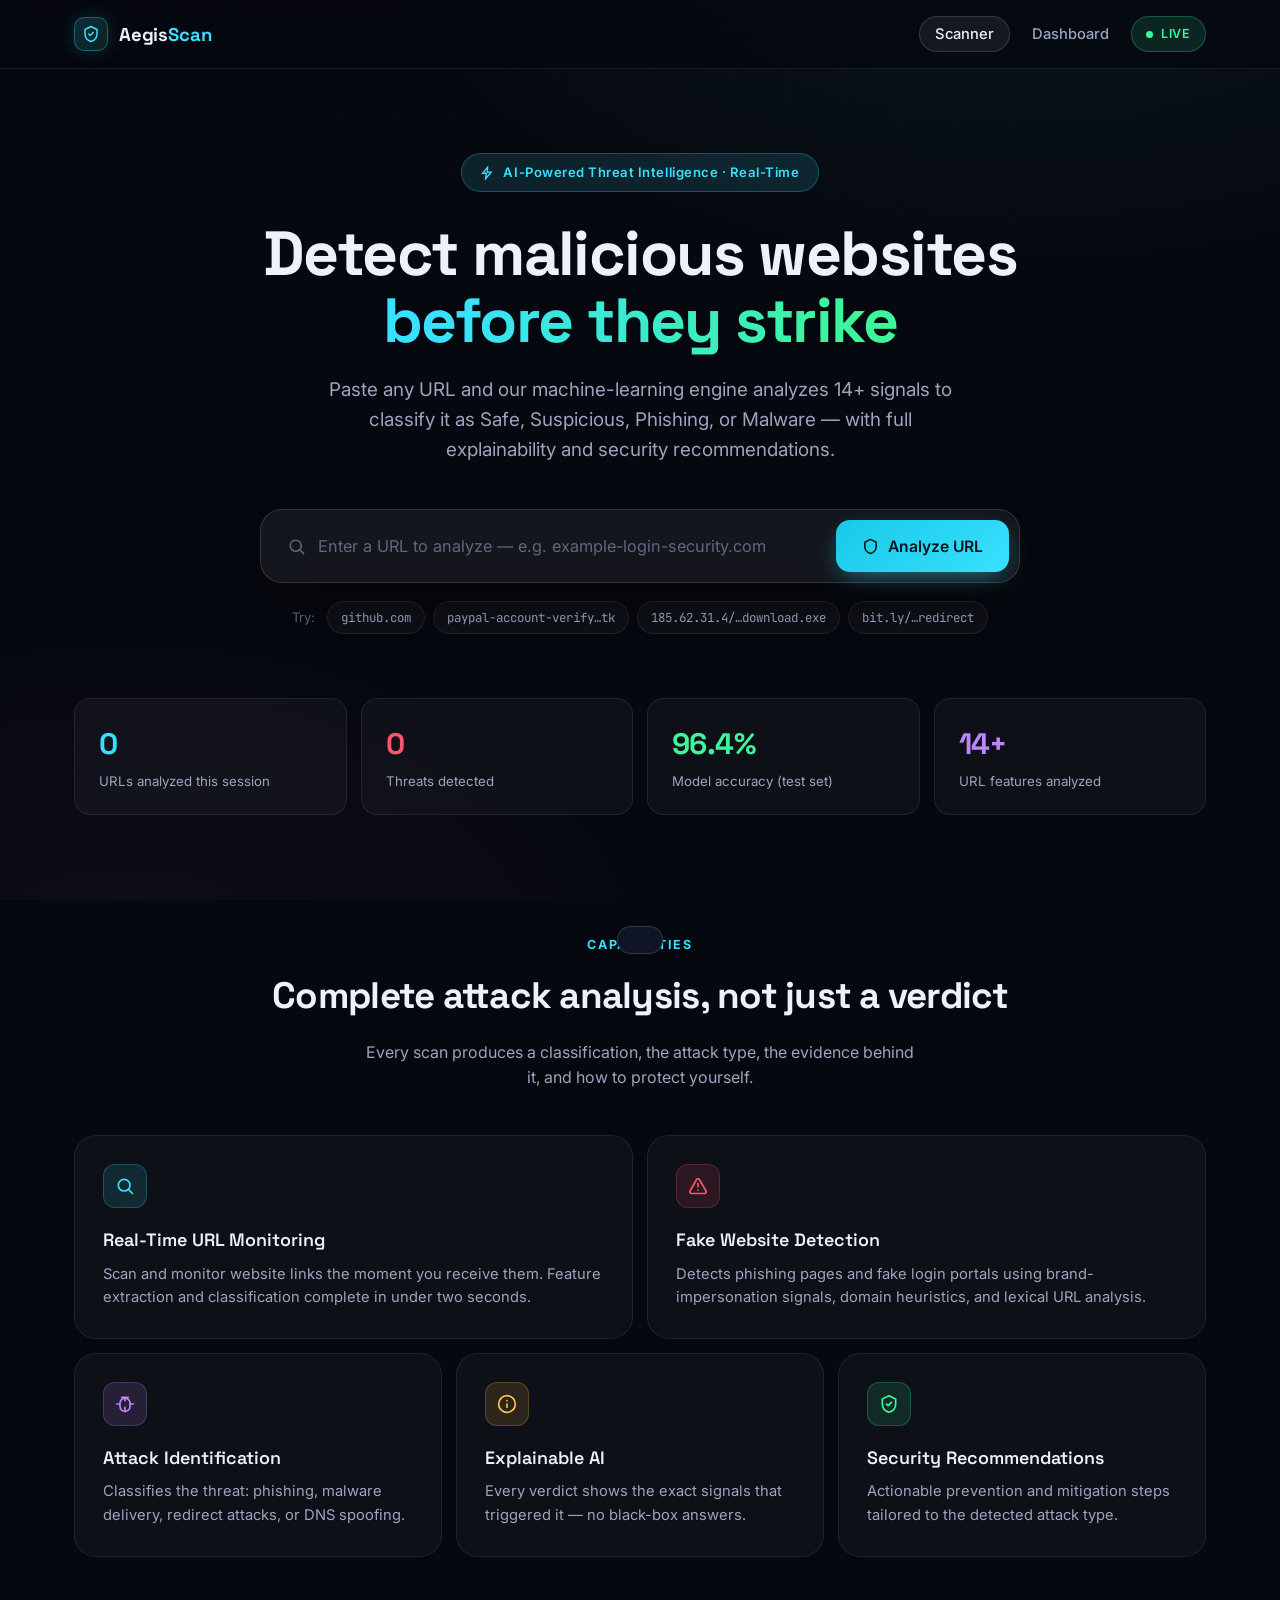
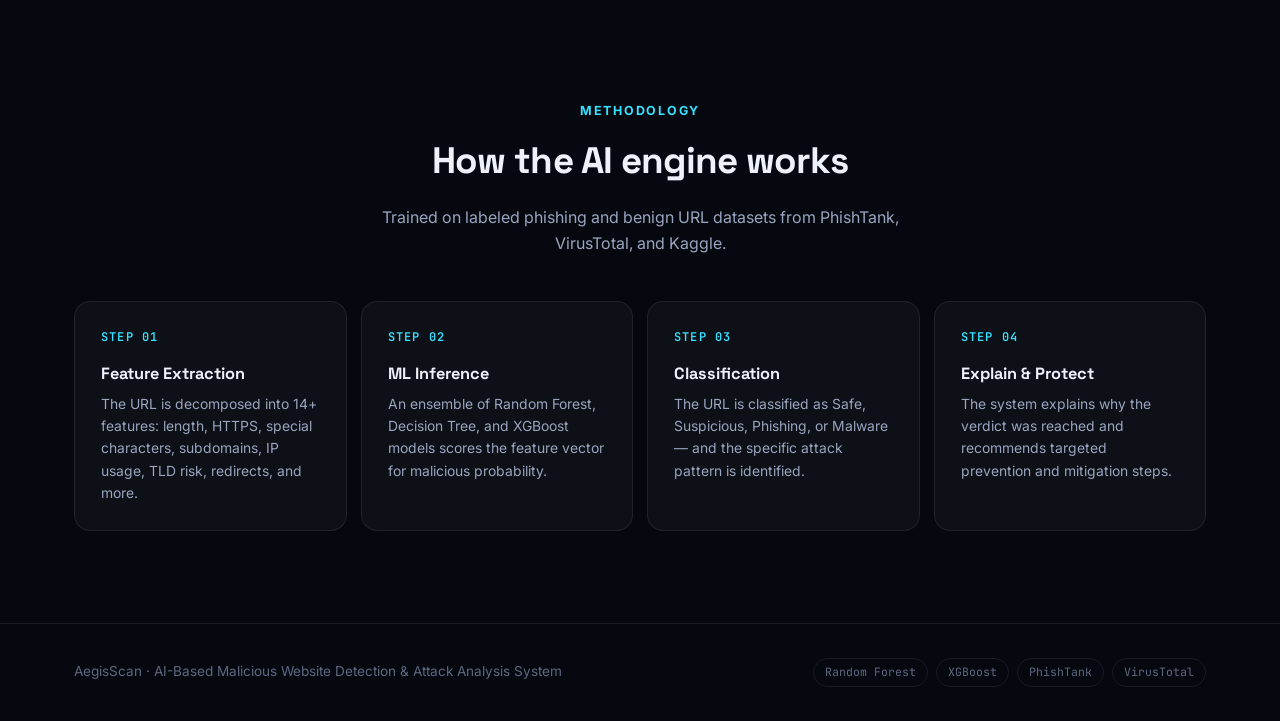
<file: legacy/index.html>
<!DOCTYPE html>
<html lang="en">
<head>
<meta charset="UTF-8">
<meta name="viewport" content="width=device-width, initial-scale=1.0">
<title>AegisScan — AI Malicious Website Detection &amp; Attack Analysis</title>
<meta name="description" content="AI-based malicious website detection and attack analysis. Scan any URL in real time for phishing, malware, redirect attacks and DNS spoofing.">
<link rel="preconnect" href="https://fonts.googleapis.com">
<link rel="preconnect" href="https://fonts.gstatic.com" crossorigin>
<link href="https://fonts.googleapis.com/css2?family=Space+Grotesk:wght@400;500;600;700&family=Inter:wght@400;450;500;600;700&family=JetBrains+Mono:wght@400;500;600&display=swap" rel="stylesheet">
<style>
/* ============================================================
   AEGISSCAN DESIGN SYSTEM — 2026
   Dark-first cyber-security aesthetic · glass surfaces ·
   semantic threat palette · fluid type · reduced-motion safe
   ============================================================ */
:root{
  /* Surfaces */
  --bg-0:#06080F;
  --bg-1:#0A0E1A;
  --bg-2:#0F1526;
  --glass:rgba(255,255,255,.035);
  --glass-strong:rgba(255,255,255,.06);
  --stroke:rgba(255,255,255,.08);
  --stroke-strong:rgba(255,255,255,.14);

  /* Text */
  --txt-1:#EDF1FA;
  --txt-2:#9AA5BF;
  --txt-3:#5D6880;

  /* Brand + semantic threat palette */
  --accent:#38E1FF;
  --accent-dim:rgba(56,225,255,.12);
  --safe:#3DF59B;       --safe-dim:rgba(61,245,155,.12);
  --warn:#FFC24B;       --warn-dim:rgba(255,194,75,.12);
  --danger:#FF5470;     --danger-dim:rgba(255,84,112,.12);
  --malware:#C084FC;    --malware-dim:rgba(192,132,252,.14);

  /* Type */
  --font-display:'Space Grotesk',system-ui,sans-serif;
  --font-body:'Inter',system-ui,sans-serif;
  --font-mono:'JetBrains Mono',ui-monospace,monospace;

  /* Shape & motion */
  --r-sm:10px; --r-md:16px; --r-lg:22px; --r-xl:28px;
  --ease:cubic-bezier(.22,.8,.3,1);
  --shadow-lg:0 24px 60px -18px rgba(0,0,0,.65);
}

*{margin:0;padding:0;box-sizing:border-box}
html{scroll-behavior:smooth}
body{
  font-family:var(--font-body);
  background:var(--bg-0);
  color:var(--txt-1);
  line-height:1.6;
  font-size:16px;
  -webkit-font-smoothing:antialiased;
  overflow-x:hidden;
  min-height:100vh;
}
::selection{background:rgba(56,225,255,.28)}

/* Ambient background */
.ambient{position:fixed;inset:0;z-index:-2;background:
  radial-gradient(1100px 600px at 80% -10%,rgba(56,225,255,.07),transparent 60%),
  radial-gradient(900px 600px at 10% 110%,rgba(192,132,252,.05),transparent 60%),
  var(--bg-0);}
.gridlines{position:fixed;inset:0;z-index:-1;opacity:.5;pointer-events:none;
  background-image:linear-gradient(rgba(255,255,255,.025) 1px,transparent 1px),
                   linear-gradient(90deg,rgba(255,255,255,.025) 1px,transparent 1px);
  background-size:56px 56px;
  mask-image:radial-gradient(ellipse 90% 70% at 50% 0%,#000 30%,transparent 75%);}

a{color:var(--accent);text-decoration:none}
button{font-family:inherit;cursor:pointer;border:none;background:none;color:inherit}
input{font-family:inherit}

.container{max-width:1180px;margin:0 auto;padding:0 24px}

/* ---------- Skip link (a11y) ---------- */
.skip-link{position:absolute;left:-9999px;top:0;background:var(--accent);color:#04141a;
  padding:10px 18px;border-radius:0 0 10px 0;font-weight:600;z-index:100}
.skip-link:focus{left:0}

/* ---------- Header ---------- */
header{position:sticky;top:0;z-index:50;backdrop-filter:blur(18px) saturate(1.4);
  -webkit-backdrop-filter:blur(18px) saturate(1.4);
  background:rgba(6,8,15,.72);border-bottom:1px solid var(--stroke)}
.nav{display:flex;align-items:center;justify-content:space-between;height:68px}
.logo{display:flex;align-items:center;gap:11px;font-family:var(--font-display);
  font-weight:700;font-size:1.16rem;letter-spacing:-.01em;color:var(--txt-1)}
.logo-mark{width:34px;height:34px;border-radius:10px;display:grid;place-items:center;
  background:linear-gradient(135deg,rgba(56,225,255,.18),rgba(61,245,155,.12));
  border:1px solid rgba(56,225,255,.3);box-shadow:0 0 18px rgba(56,225,255,.18)}
.logo-mark svg{width:18px;height:18px}
.logo span em{font-style:normal;color:var(--accent)}
.nav-links{display:flex;gap:6px;align-items:center}
.nav-btn{padding:9px 16px;border-radius:99px;font-size:.92rem;font-weight:500;
  color:var(--txt-2);transition:all .25s var(--ease)}
.nav-btn:hover{color:var(--txt-1);background:var(--glass-strong)}
.nav-btn.active{color:var(--txt-1);background:var(--glass-strong);box-shadow:inset 0 0 0 1px var(--stroke-strong)}
.nav-btn:focus-visible,.btn:focus-visible,input:focus-visible{outline:2px solid var(--accent);outline-offset:2px}
.live-chip{display:flex;align-items:center;gap:8px;font-size:.78rem;font-weight:600;
  letter-spacing:.06em;text-transform:uppercase;color:var(--safe);
  padding:7px 14px;border-radius:99px;background:var(--safe-dim);
  border:1px solid rgba(61,245,155,.25)}
.pulse{width:7px;height:7px;border-radius:50%;background:var(--safe);
  box-shadow:0 0 0 0 rgba(61,245,155,.6);animation:pulse 2.2s infinite}
@keyframes pulse{0%{box-shadow:0 0 0 0 rgba(61,245,155,.55)}70%{box-shadow:0 0 0 9px rgba(61,245,155,0)}100%{box-shadow:0 0 0 0 rgba(61,245,155,0)}}

/* ---------- Views ---------- */
.view{display:none;animation:viewIn .45s var(--ease)}
.view.active{display:block}
@keyframes viewIn{from{opacity:0;transform:translateY(14px)}to{opacity:1;transform:none}}

/* ---------- Hero ---------- */
.hero{padding:84px 0 40px;text-align:center}
.hero-badge{display:inline-flex;align-items:center;gap:9px;padding:8px 18px;border-radius:99px;
  background:var(--accent-dim);border:1px solid rgba(56,225,255,.25);
  font-size:.82rem;font-weight:600;color:var(--accent);letter-spacing:.04em;margin-bottom:28px}
h1{font-family:var(--font-display);font-size:clamp(2.3rem,5.4vw,3.9rem);font-weight:700;
  line-height:1.08;letter-spacing:-.025em;max-width:820px;margin:0 auto 20px}
h1 .grad{background:linear-gradient(96deg,var(--accent) 10%,var(--safe) 90%);
  -webkit-background-clip:text;background-clip:text;color:transparent}
.hero-sub{color:var(--txt-2);font-size:clamp(1rem,1.6vw,1.18rem);max-width:640px;margin:0 auto 44px}

/* ---------- Scanner ---------- */
.scanner{max-width:760px;margin:0 auto;position:relative}
.scan-form{display:flex;gap:10px;padding:10px;border-radius:var(--r-lg);
  background:var(--glass-strong);border:1px solid var(--stroke-strong);
  backdrop-filter:blur(14px);box-shadow:var(--shadow-lg);
  transition:border-color .3s,box-shadow .3s}
.scan-form:focus-within{border-color:rgba(56,225,255,.45);
  box-shadow:0 0 0 4px rgba(56,225,255,.1),var(--shadow-lg)}
.scan-input-wrap{flex:1;display:flex;align-items:center;gap:12px;padding-left:16px;min-width:0}
.scan-input-wrap svg{flex-shrink:0;opacity:.55}
#urlInput{flex:1;background:transparent;border:none;outline:none;color:var(--txt-1);
  font-size:1.02rem;font-family:var(--font-mono);min-width:0;height:52px}
#urlInput::placeholder{color:var(--txt-3);font-family:var(--font-body)}
.btn{display:inline-flex;align-items:center;justify-content:center;gap:9px;
  font-weight:600;font-size:.98rem;border-radius:14px;padding:0 26px;height:52px;
  transition:all .25s var(--ease);white-space:nowrap}
.btn-primary{background:linear-gradient(135deg,#19c8e8,#38E1FF);color:#03171d;
  box-shadow:0 8px 26px -8px rgba(56,225,255,.55)}
.btn-primary:hover{transform:translateY(-1px);box-shadow:0 12px 32px -8px rgba(56,225,255,.7)}
.btn-primary:active{transform:translateY(0)}
.btn-ghost{background:var(--glass-strong);border:1px solid var(--stroke-strong);color:var(--txt-1)}
.btn-ghost:hover{background:rgba(255,255,255,.1)}
.scan-error{margin-top:12px;color:var(--danger);font-size:.9rem;display:none;
  align-items:center;gap:8px;justify-content:center}
.try-row{margin-top:18px;display:flex;flex-wrap:wrap;gap:8px;justify-content:center;align-items:center}
.try-row span{font-size:.82rem;color:var(--txt-3);margin-right:4px}
.chip{font-family:var(--font-mono);font-size:.78rem;padding:7px 13px;border-radius:99px;
  background:var(--glass);border:1px solid var(--stroke);color:var(--txt-2);
  transition:all .2s var(--ease)}
.chip:hover{border-color:rgba(56,225,255,.4);color:var(--accent);background:var(--accent-dim)}

/* ---------- Trust stats ---------- */
.stats-strip{display:grid;grid-template-columns:repeat(4,1fr);gap:14px;margin:64px 0 8px}
.stat-card{padding:22px 24px;border-radius:var(--r-md);background:var(--glass);
  border:1px solid var(--stroke);text-align:left;transition:transform .3s var(--ease),border-color .3s}
.stat-card:hover{transform:translateY(-3px);border-color:var(--stroke-strong)}
.stat-num{font-family:var(--font-display);font-size:1.85rem;font-weight:700;letter-spacing:-.02em}
.stat-label{font-size:.83rem;color:var(--txt-2);margin-top:2px}

/* ---------- Section headers ---------- */
.section{padding:72px 0}
.sec-head{text-align:center;margin-bottom:44px}
.sec-eyebrow{font-size:.78rem;font-weight:700;letter-spacing:.14em;text-transform:uppercase;
  color:var(--accent);margin-bottom:12px}
h2{font-family:var(--font-display);font-size:clamp(1.6rem,3vw,2.3rem);font-weight:700;letter-spacing:-.02em}
.sec-sub{color:var(--txt-2);max-width:560px;margin:14px auto 0;font-size:1rem}

/* ---------- Bento features ---------- */
.bento{display:grid;grid-template-columns:repeat(6,1fr);gap:14px}
.bento-card{border-radius:var(--r-lg);background:var(--glass);border:1px solid var(--stroke);
  padding:28px;position:relative;overflow:hidden;transition:transform .3s var(--ease),border-color .3s}
.bento-card:hover{transform:translateY(-3px);border-color:var(--stroke-strong)}
.bento-card.span-3{grid-column:span 3}.bento-card.span-2{grid-column:span 2}
.feat-icon{width:44px;height:44px;border-radius:12px;display:grid;place-items:center;margin-bottom:18px;
  background:var(--accent-dim);border:1px solid rgba(56,225,255,.22)}
.feat-icon.green{background:var(--safe-dim);border-color:rgba(61,245,155,.22)}
.feat-icon.red{background:var(--danger-dim);border-color:rgba(255,84,112,.22)}
.feat-icon.purple{background:var(--malware-dim);border-color:rgba(192,132,252,.22)}
.feat-icon.amber{background:var(--warn-dim);border-color:rgba(255,194,75,.22)}
.bento-card h3{font-family:var(--font-display);font-size:1.12rem;font-weight:600;margin-bottom:8px}
.bento-card p{font-size:.92rem;color:var(--txt-2)}

/* ---------- How it works ---------- */
.steps{display:grid;grid-template-columns:repeat(4,1fr);gap:14px;counter-reset:step}
.step{padding:26px;border-radius:var(--r-md);background:var(--glass);border:1px solid var(--stroke);position:relative}
.step-num{font-family:var(--font-mono);font-size:.75rem;font-weight:600;color:var(--accent);
  letter-spacing:.1em;margin-bottom:14px}
.step h4{font-family:var(--font-display);font-size:1.02rem;margin-bottom:6px}
.step p{font-size:.87rem;color:var(--txt-2)}

/* ---------- Scanning overlay ---------- */
.scan-stage{max-width:660px;margin:70px auto;padding:46px 42px;border-radius:var(--r-xl);
  background:var(--glass-strong);border:1px solid var(--stroke-strong);
  box-shadow:var(--shadow-lg);text-align:center}
.radar{width:128px;height:128px;margin:0 auto 30px;position:relative}
.radar-ring{position:absolute;inset:0;border-radius:50%;border:1.5px solid rgba(56,225,255,.22)}
.radar-ring:nth-child(2){inset:18px;border-color:rgba(56,225,255,.16)}
.radar-ring:nth-child(3){inset:36px;border-color:rgba(56,225,255,.1)}
.radar-sweep{position:absolute;inset:0;border-radius:50%;
  background:conic-gradient(from 0deg,rgba(56,225,255,.5),transparent 70deg,transparent);
  animation:sweep 1.6s linear infinite;
  mask-image:radial-gradient(circle,transparent 28%,#000 30%)}
@keyframes sweep{to{transform:rotate(360deg)}}
.radar-core{position:absolute;inset:42%;border-radius:50%;background:var(--accent);
  box-shadow:0 0 22px rgba(56,225,255,.8)}
.scan-url-display{font-family:var(--font-mono);font-size:.92rem;color:var(--accent);
  word-break:break-all;margin-bottom:30px;padding:12px 18px;border-radius:10px;
  background:rgba(56,225,255,.06);border:1px solid rgba(56,225,255,.16)}
.scan-steps{display:flex;flex-direction:column;gap:13px;text-align:left;max-width:400px;margin:0 auto}
.sstep{display:flex;align-items:center;gap:13px;font-size:.93rem;color:var(--txt-3);
  transition:color .3s}
.sstep .dot{width:22px;height:22px;border-radius:50%;border:1.5px solid var(--stroke-strong);
  display:grid;place-items:center;flex-shrink:0;transition:all .3s;font-size:11px}
.sstep.active{color:var(--txt-1)}
.sstep.active .dot{border-color:var(--accent);box-shadow:0 0 12px rgba(56,225,255,.4)}
.sstep.active .dot::after{content:'';width:8px;height:8px;border-radius:50%;background:var(--accent);
  animation:blink .8s infinite alternate}
@keyframes blink{to{opacity:.3}}
.sstep.done{color:var(--txt-2)}
.sstep.done .dot{border-color:var(--safe);background:var(--safe-dim);color:var(--safe)}
.sstep.done .dot::after{content:'✓';animation:none;background:none;width:auto;height:auto}

/* ---------- Results ---------- */
.results-wrap{padding:48px 0 80px}
.back-row{display:flex;justify-content:space-between;align-items:center;flex-wrap:wrap;gap:14px;margin-bottom:26px}
.back-link{display:inline-flex;align-items:center;gap:8px;color:var(--txt-2);font-size:.92rem;
  font-weight:500;padding:9px 16px;border-radius:99px;border:1px solid var(--stroke);
  background:var(--glass);transition:all .2s}
.back-link:hover{color:var(--txt-1);border-color:var(--stroke-strong)}
.verdict-hero{border-radius:var(--r-xl);padding:38px;display:grid;
  grid-template-columns:auto 1fr auto;gap:36px;align-items:center;
  border:1px solid var(--stroke-strong);position:relative;overflow:hidden;margin-bottom:16px}
.verdict-hero::before{content:'';position:absolute;inset:0;z-index:-1;opacity:.9;background:var(--glass-strong)}
.verdict-hero.v-safe{box-shadow:inset 0 0 80px -30px rgba(61,245,155,.25);border-color:rgba(61,245,155,.3)}
.verdict-hero.v-warn{box-shadow:inset 0 0 80px -30px rgba(255,194,75,.25);border-color:rgba(255,194,75,.3)}
.verdict-hero.v-danger{box-shadow:inset 0 0 80px -30px rgba(255,84,112,.28);border-color:rgba(255,84,112,.32)}
.verdict-hero.v-malware{box-shadow:inset 0 0 80px -30px rgba(192,132,252,.28);border-color:rgba(192,132,252,.32)}

/* Gauge */
.gauge{position:relative;width:168px;height:168px}
.gauge svg{transform:rotate(-90deg)}
.gauge .track{fill:none;stroke:rgba(255,255,255,.07);stroke-width:11}
.gauge .fill{fill:none;stroke-width:11;stroke-linecap:round;
  transition:stroke-dashoffset 1.2s var(--ease),stroke .4s}
.gauge-center{position:absolute;inset:0;display:flex;flex-direction:column;
  align-items:center;justify-content:center}
.gauge-score{font-family:var(--font-display);font-size:2.5rem;font-weight:700;line-height:1}
.gauge-label{font-size:.7rem;letter-spacing:.12em;text-transform:uppercase;color:var(--txt-3);margin-top:5px}

.verdict-main .v-url{font-family:var(--font-mono);font-size:.86rem;color:var(--txt-2);
  word-break:break-all;margin-bottom:12px}
.verdict-title{font-family:var(--font-display);font-size:clamp(1.5rem,3vw,2.1rem);
  font-weight:700;letter-spacing:-.02em;display:flex;align-items:center;gap:13px;flex-wrap:wrap}
.v-badge{font-size:.74rem;font-weight:700;letter-spacing:.08em;text-transform:uppercase;
  padding:6px 14px;border-radius:99px}
.verdict-desc{color:var(--txt-2);margin-top:10px;max-width:520px;font-size:.96rem}
.verdict-meta{display:flex;flex-direction:column;gap:14px;min-width:180px}
.meta-item{padding:14px 18px;border-radius:var(--r-sm);background:rgba(0,0,0,.25);
  border:1px solid var(--stroke)}
.meta-item .k{font-size:.72rem;letter-spacing:.1em;text-transform:uppercase;color:var(--txt-3)}
.meta-item .v{font-family:var(--font-display);font-weight:600;font-size:1.05rem;margin-top:3px}

/* Results grid */
.res-grid{display:grid;grid-template-columns:1.25fr .75fr;gap:16px;margin-top:16px}
.panel{border-radius:var(--r-lg);background:var(--glass);border:1px solid var(--stroke);padding:28px}
.panel h3{font-family:var(--font-display);font-size:1.05rem;font-weight:600;
  display:flex;align-items:center;gap:10px;margin-bottom:20px}
.panel h3 .ic{width:30px;height:30px;border-radius:9px;display:grid;place-items:center;
  background:var(--accent-dim);border:1px solid rgba(56,225,255,.2);flex-shrink:0}

.reason{display:flex;gap:14px;padding:14px 0;border-bottom:1px solid var(--stroke)}
.reason:last-child{border-bottom:none}
.reason .sig{width:34px;height:34px;border-radius:10px;display:grid;place-items:center;flex-shrink:0;font-size:15px}
.sig.bad{background:var(--danger-dim);color:var(--danger)}
.sig.warn{background:var(--warn-dim);color:var(--warn)}
.sig.good{background:var(--safe-dim);color:var(--safe)}
.reason b{font-size:.94rem;font-weight:600;display:block}
.reason p{font-size:.86rem;color:var(--txt-2);margin-top:2px}
.reason .impact{margin-left:auto;flex-shrink:0;font-family:var(--font-mono);font-size:.76rem;
  align-self:center;padding:4px 10px;border-radius:99px;border:1px solid var(--stroke)}
.impact.high{color:var(--danger);border-color:rgba(255,84,112,.3)}
.impact.med{color:var(--warn);border-color:rgba(255,194,75,.3)}
.impact.pos{color:var(--safe);border-color:rgba(61,245,155,.3)}

/* Feature table */
.feat-row{display:flex;justify-content:space-between;align-items:center;gap:12px;
  padding:11px 0;border-bottom:1px solid var(--stroke);font-size:.88rem}
.feat-row:last-child{border:none}
.feat-row .fname{color:var(--txt-2)}
.feat-row .fval{font-family:var(--font-mono);font-size:.8rem;text-align:right}
.tag{display:inline-block;padding:3px 10px;border-radius:99px;font-size:.72rem;font-weight:600}
.tag.ok{background:var(--safe-dim);color:var(--safe)}
.tag.sus{background:var(--warn-dim);color:var(--warn)}
.tag.bad{background:var(--danger-dim);color:var(--danger)}

/* Recommendations */
.rec{display:flex;gap:13px;padding:13px 16px;border-radius:var(--r-sm);
  background:rgba(0,0,0,.22);border:1px solid var(--stroke);margin-bottom:10px}
.rec:last-child{margin-bottom:0}
.rec .n{width:26px;height:26px;border-radius:8px;background:var(--accent-dim);color:var(--accent);
  display:grid;place-items:center;font-family:var(--font-mono);font-size:.75rem;font-weight:600;flex-shrink:0}
.rec p{font-size:.89rem;color:var(--txt-2)}
.rec p b{color:var(--txt-1);font-weight:600}

/* Model card */
.model-bars{display:flex;flex-direction:column;gap:12px}
.mbar .mb-head{display:flex;justify-content:space-between;font-size:.84rem;margin-bottom:6px}
.mbar .mb-head span:last-child{font-family:var(--font-mono);color:var(--txt-2)}
.mb-track{height:7px;border-radius:99px;background:rgba(255,255,255,.06);overflow:hidden}
.mb-fill{height:100%;border-radius:99px;transition:width 1s var(--ease)}

/* ---------- Dashboard ---------- */
.dash-head{display:flex;justify-content:space-between;align-items:flex-end;flex-wrap:wrap;gap:16px;
  padding:54px 0 30px}
.dash-head h2{margin-bottom:6px}
.dash-head p{color:var(--txt-2);font-size:.95rem}
.dash-grid{display:grid;grid-template-columns:repeat(4,1fr);gap:14px;margin-bottom:16px}
.kpi{padding:24px;border-radius:var(--r-md);background:var(--glass);border:1px solid var(--stroke)}
.kpi .k-label{font-size:.8rem;color:var(--txt-2);display:flex;align-items:center;gap:8px}
.kpi .k-val{font-family:var(--font-display);font-size:2.1rem;font-weight:700;margin-top:8px;letter-spacing:-.02em}
.kpi .k-dot{width:9px;height:9px;border-radius:3px}
.dash-cols{display:grid;grid-template-columns:1fr 1.6fr;gap:16px;margin-bottom:80px}

/* Donut */
.donut-wrap{display:flex;align-items:center;gap:26px;flex-wrap:wrap}
.donut{position:relative;width:150px;height:150px;flex-shrink:0}
.donut-center{position:absolute;inset:0;display:flex;flex-direction:column;align-items:center;justify-content:center}
.donut-center b{font-family:var(--font-display);font-size:1.7rem}
.donut-center span{font-size:.7rem;color:var(--txt-3);letter-spacing:.08em;text-transform:uppercase}
.legend{display:flex;flex-direction:column;gap:10px;flex:1;min-width:140px}
.legend-item{display:flex;align-items:center;gap:10px;font-size:.87rem;color:var(--txt-2)}
.legend-item .sw{width:11px;height:11px;border-radius:4px;flex-shrink:0}
.legend-item b{margin-left:auto;color:var(--txt-1);font-family:var(--font-mono);font-size:.82rem}

/* History table */
.hist-table{width:100%;border-collapse:collapse}
.hist-table th{text-align:left;font-size:.72rem;letter-spacing:.1em;text-transform:uppercase;
  color:var(--txt-3);font-weight:600;padding:10px 12px;border-bottom:1px solid var(--stroke)}
.hist-table td{padding:13px 12px;border-bottom:1px solid var(--stroke);font-size:.88rem;vertical-align:middle}
.hist-table tr:last-child td{border-bottom:none}
.hist-table tbody tr{cursor:pointer;transition:background .2s}
.hist-table tbody tr:hover{background:var(--glass-strong)}
.h-url{font-family:var(--font-mono);font-size:.8rem;max-width:280px;overflow:hidden;
  text-overflow:ellipsis;white-space:nowrap}
.h-score{font-family:var(--font-mono);font-size:.82rem}
.empty-state{text-align:center;padding:54px 20px;color:var(--txt-3)}
.empty-state svg{margin-bottom:14px;opacity:.5}
.empty-state p{font-size:.93rem}

/* ---------- Footer ---------- */
footer{border-top:1px solid var(--stroke);padding:34px 0;margin-top:20px}
.foot{display:flex;justify-content:space-between;align-items:center;flex-wrap:wrap;gap:14px;
  font-size:.85rem;color:var(--txt-3)}
.foot .tags{display:flex;gap:8px;flex-wrap:wrap}
.foot .ttag{font-family:var(--font-mono);font-size:.72rem;padding:4px 11px;border-radius:99px;
  border:1px solid var(--stroke);color:var(--txt-3)}

/* ---------- Toast ---------- */
.toast{position:fixed;bottom:26px;left:50%;transform:translateX(-50%) translateY(80px);
  background:var(--bg-2);border:1px solid var(--stroke-strong);border-radius:14px;
  padding:13px 22px;font-size:.9rem;box-shadow:var(--shadow-lg);
  transition:transform .4s var(--ease);z-index:99;display:flex;gap:10px;align-items:center}
.toast.show{transform:translateX(-50%) translateY(0)}

/* ---------- Responsive ---------- */
@media(max-width:960px){
  .stats-strip,.steps,.dash-grid{grid-template-columns:repeat(2,1fr)}
  .bento-card.span-3,.bento-card.span-2{grid-column:span 6}
  .res-grid,.dash-cols{grid-template-columns:1fr}
  .verdict-hero{grid-template-columns:1fr;text-align:center;gap:24px}
  .gauge{margin:0 auto}
  .verdict-title{justify-content:center}
  .verdict-meta{flex-direction:row;flex-wrap:wrap;justify-content:center}
  .verdict-main .v-url{text-align:center}
}
@media(max-width:560px){
  .scan-form{flex-direction:column}
  .scan-form .btn{width:100%}
  .scan-input-wrap{padding:4px 8px}
  .stats-strip,.steps,.dash-grid{grid-template-columns:1fr}
  .nav-links .nav-label{display:none}
  .hero{padding:56px 0 30px}
  .hist-table th:nth-child(4),.hist-table td:nth-child(4){display:none}
}
@media(prefers-reduced-motion:reduce){
  *,*::before,*::after{animation-duration:.001s!important;transition-duration:.001s!important}
}
</style>
</head>
<body>
<a class="skip-link" href="#main">Skip to content</a>
<div class="ambient"></div>
<div class="gridlines"></div>

<header>
  <div class="container nav">
    <button class="logo" onclick="showView('home')" aria-label="AegisScan home">
      <span class="logo-mark">
        <svg viewBox="0 0 24 24" fill="none" stroke="#38E1FF" stroke-width="2" stroke-linecap="round" stroke-linejoin="round"><path d="M12 2l8 4v6c0 5-3.5 8.5-8 10-4.5-1.5-8-5-8-10V6l8-4z"/><path d="M9 12l2 2 4-4"/></svg>
      </span>
      <span>Aegis<em>Scan</em></span>
    </button>
    <nav class="nav-links" aria-label="Primary">
      <button class="nav-btn active" id="nav-home" onclick="showView('home')">Scanner</button>
      <button class="nav-btn" id="nav-dash" onclick="showView('dash')">Dashboard</button>
      <span class="live-chip"><span class="pulse"></span><span class="nav-label">Live</span></span>
    </nav>
  </div>
</header>

<main id="main">

<!-- ================= HOME / SCANNER VIEW ================= -->
<section class="view active" id="view-home">
  <div class="container">
    <div class="hero">
      <div class="hero-badge">
        <svg width="14" height="14" viewBox="0 0 24 24" fill="none" stroke="currentColor" stroke-width="2.4" stroke-linecap="round"><path d="M13 2L4.5 12.5H11L9.5 22 19 10.5h-6.5L13 2z"/></svg>
        AI-Powered Threat Intelligence · Real-Time
      </div>
      <h1>Detect malicious websites <span class="grad">before they strike</span></h1>
      <p class="hero-sub">Paste any URL and our machine-learning engine analyzes 14+ signals to classify it as Safe, Suspicious, Phishing, or Malware — with full explainability and security recommendations.</p>

      <div class="scanner">
        <form class="scan-form" id="scanForm" onsubmit="startScan(event)">
          <div class="scan-input-wrap">
            <svg width="19" height="19" viewBox="0 0 24 24" fill="none" stroke="#9AA5BF" stroke-width="2" stroke-linecap="round"><circle cx="11" cy="11" r="7"/><path d="M21 21l-4.3-4.3"/></svg>
            <input id="urlInput" type="text" inputmode="url" autocomplete="off" spellcheck="false"
              placeholder="Enter a URL to analyze — e.g. example-login-security.com" aria-label="URL to analyze">
          </div>
          <button class="btn btn-primary" type="submit">
            <svg width="17" height="17" viewBox="0 0 24 24" fill="none" stroke="currentColor" stroke-width="2.2" stroke-linecap="round" stroke-linejoin="round"><path d="M12 2l8 4v6c0 5-3.5 8.5-8 10-4.5-1.5-8-5-8-10V6l8-4z"/></svg>
            Analyze URL
          </button>
        </form>
        <div class="scan-error" id="scanError" role="alert">
          <svg width="15" height="15" viewBox="0 0 24 24" fill="none" stroke="currentColor" stroke-width="2.2" stroke-linecap="round"><circle cx="12" cy="12" r="10"/><path d="M12 8v4M12 16h.01"/></svg>
          <span id="scanErrorMsg">Please enter a valid URL.</span>
        </div>
        <div class="try-row" aria-label="Example URLs">
          <span>Try:</span>
          <button class="chip" onclick="tryUrl('https://www.github.com')">github.com</button>
          <button class="chip" onclick="tryUrl('http://paypal-account-verify.secure-login.tk/signin')">paypal-account-verify…tk</button>
          <button class="chip" onclick="tryUrl('http://185.62.31.4/invoice/download.exe')">185.62.31.4/…download.exe</button>
          <button class="chip" onclick="tryUrl('http://bit.ly/3xK9pQz?redirect=http://win-prize.xyz')">bit.ly/…redirect</button>
        </div>
      </div>

      <div class="stats-strip">
        <div class="stat-card"><div class="stat-num" style="color:var(--accent)" id="stTotal">0</div><div class="stat-label">URLs analyzed this session</div></div>
        <div class="stat-card"><div class="stat-num" style="color:var(--danger)" id="stThreats">0</div><div class="stat-label">Threats detected</div></div>
        <div class="stat-card"><div class="stat-num" style="color:var(--safe)">96.4%</div><div class="stat-label">Model accuracy (test set)</div></div>
        <div class="stat-card"><div class="stat-num" style="color:var(--malware)">14+</div><div class="stat-label">URL features analyzed</div></div>
      </div>
    </div>

    <!-- Features bento -->
    <div class="section" id="features">
      <div class="sec-head">
        <div class="sec-eyebrow">Capabilities</div>
        <h2>Complete attack analysis, not just a verdict</h2>
        <p class="sec-sub">Every scan produces a classification, the attack type, the evidence behind it, and how to protect yourself.</p>
      </div>
      <div class="bento">
        <div class="bento-card span-3">
          <div class="feat-icon"><svg width="20" height="20" viewBox="0 0 24 24" fill="none" stroke="#38E1FF" stroke-width="2" stroke-linecap="round"><circle cx="11" cy="11" r="7"/><path d="M21 21l-4.3-4.3"/></svg></div>
          <h3>Real-Time URL Monitoring</h3>
          <p>Scan and monitor website links the moment you receive them. Feature extraction and classification complete in under two seconds.</p>
        </div>
        <div class="bento-card span-3">
          <div class="feat-icon red"><svg width="20" height="20" viewBox="0 0 24 24" fill="none" stroke="#FF5470" stroke-width="2" stroke-linecap="round" stroke-linejoin="round"><path d="M10.3 4.2L2.4 18a2 2 0 001.7 3h15.8a2 2 0 001.7-3L13.7 4.2a2 2 0 00-3.4 0z"/><path d="M12 9v4M12 17h.01"/></svg></div>
          <h3>Fake Website Detection</h3>
          <p>Detects phishing pages and fake login portals using brand-impersonation signals, domain heuristics, and lexical URL analysis.</p>
        </div>
        <div class="bento-card span-2">
          <div class="feat-icon purple"><svg width="20" height="20" viewBox="0 0 24 24" fill="none" stroke="#C084FC" stroke-width="2" stroke-linecap="round" stroke-linejoin="round"><path d="M12 8V4m0 0H8m4 0h4M6 12H2m20 0h-4M12 16v4m-6-9a6 6 0 0112 0v4a6 6 0 01-12 0v-4z"/></svg></div>
          <h3>Attack Identification</h3>
          <p>Classifies the threat: phishing, malware delivery, redirect attacks, or DNS spoofing.</p>
        </div>
        <div class="bento-card span-2">
          <div class="feat-icon amber"><svg width="20" height="20" viewBox="0 0 24 24" fill="none" stroke="#FFC24B" stroke-width="2" stroke-linecap="round" stroke-linejoin="round"><circle cx="12" cy="12" r="10"/><path d="M12 16v-4M12 8h.01"/></svg></div>
          <h3>Explainable AI</h3>
          <p>Every verdict shows the exact signals that triggered it — no black-box answers.</p>
        </div>
        <div class="bento-card span-2">
          <div class="feat-icon green"><svg width="20" height="20" viewBox="0 0 24 24" fill="none" stroke="#3DF59B" stroke-width="2" stroke-linecap="round" stroke-linejoin="round"><path d="M12 2l8 4v6c0 5-3.5 8.5-8 10-4.5-1.5-8-5-8-10V6l8-4z"/><path d="M9 12l2 2 4-4"/></svg></div>
          <h3>Security Recommendations</h3>
          <p>Actionable prevention and mitigation steps tailored to the detected attack type.</p>
        </div>
      </div>
    </div>

    <!-- How it works -->
    <div class="section" id="how">
      <div class="sec-head">
        <div class="sec-eyebrow">Methodology</div>
        <h2>How the AI engine works</h2>
        <p class="sec-sub">Trained on labeled phishing and benign URL datasets from PhishTank, VirusTotal, and Kaggle.</p>
      </div>
      <div class="steps">
        <div class="step"><div class="step-num">STEP 01</div><h4>Feature Extraction</h4><p>The URL is decomposed into 14+ features: length, HTTPS, special characters, subdomains, IP usage, TLD risk, redirects, and more.</p></div>
        <div class="step"><div class="step-num">STEP 02</div><h4>ML Inference</h4><p>An ensemble of Random Forest, Decision Tree, and XGBoost models scores the feature vector for malicious probability.</p></div>
        <div class="step"><div class="step-num">STEP 03</div><h4>Classification</h4><p>The URL is classified as Safe, Suspicious, Phishing, or Malware — and the specific attack pattern is identified.</p></div>
        <div class="step"><div class="step-num">STEP 04</div><h4>Explain &amp; Protect</h4><p>The system explains why the verdict was reached and recommends targeted prevention and mitigation steps.</p></div>
      </div>
    </div>
  </div>
</section>

<!-- ================= SCANNING VIEW ================= -->
<section class="view" id="view-scanning" aria-live="polite">
  <div class="container">
    <div class="scan-stage">
      <div class="radar" aria-hidden="true">
        <div class="radar-ring"></div><div class="radar-ring"></div><div class="radar-ring"></div>
        <div class="radar-sweep"></div><div class="radar-core"></div>
      </div>
      <h2 style="font-size:1.45rem;margin-bottom:14px">Analyzing URL</h2>
      <div class="scan-url-display" id="scanUrlDisplay"></div>
      <div class="scan-steps" id="scanSteps">
        <div class="sstep"><span class="dot"></span>Parsing &amp; normalizing URL structure</div>
        <div class="sstep"><span class="dot"></span>Extracting 14 lexical &amp; host-based features</div>
        <div class="sstep"><span class="dot"></span>Running ensemble model inference</div>
        <div class="sstep"><span class="dot"></span>Identifying attack pattern</div>
        <div class="sstep"><span class="dot"></span>Generating explainability report</div>
      </div>
    </div>
  </div>
</section>

<!-- ================= RESULTS VIEW ================= -->
<section class="view" id="view-results">
  <div class="container results-wrap">
    <div class="back-row">
      <button class="back-link" onclick="showView('home')">
        <svg width="15" height="15" viewBox="0 0 24 24" fill="none" stroke="currentColor" stroke-width="2.2" stroke-linecap="round" stroke-linejoin="round"><path d="M19 12H5M12 19l-7-7 7-7"/></svg>
        New scan
      </button>
      <button class="back-link" onclick="showView('dash')">
        View dashboard
        <svg width="15" height="15" viewBox="0 0 24 24" fill="none" stroke="currentColor" stroke-width="2.2" stroke-linecap="round" stroke-linejoin="round"><path d="M5 12h14M12 5l7 7-7 7"/></svg>
      </button>
    </div>
    <div id="resultsContent"><!-- injected --></div>
  </div>
</section>

<!-- ================= DASHBOARD VIEW ================= -->
<section class="view" id="view-dash">
  <div class="container">
    <div class="dash-head">
      <div>
        <div class="sec-eyebrow">Monitoring</div>
        <h2>Scan Dashboard</h2>
        <p>Real-time overview of analyzed URLs and detected threats.</p>
      </div>
      <button class="btn btn-ghost" onclick="showView('home')" style="height:46px">
        <svg width="16" height="16" viewBox="0 0 24 24" fill="none" stroke="currentColor" stroke-width="2.2" stroke-linecap="round"><path d="M12 5v14M5 12h14"/></svg>
        New scan
      </button>
    </div>
    <div class="dash-grid" id="kpiGrid"><!-- injected --></div>
    <div class="dash-cols">
      <div class="panel">
        <h3><span class="ic"><svg width="15" height="15" viewBox="0 0 24 24" fill="none" stroke="#38E1FF" stroke-width="2"><circle cx="12" cy="12" r="9"/><path d="M12 3v9l6 4"/></svg></span>Threat Distribution</h3>
        <div class="donut-wrap" id="donutWrap"><!-- injected --></div>
      </div>
      <div class="panel">
        <h3><span class="ic"><svg width="15" height="15" viewBox="0 0 24 24" fill="none" stroke="#38E1FF" stroke-width="2" stroke-linecap="round"><path d="M3 12h4l3-8 4 16 3-8h4"/></svg></span>Recent Scans</h3>
        <div id="histWrap" style="overflow-x:auto"><!-- injected --></div>
      </div>
    </div>
  </div>
</section>

</main>

<footer>
  <div class="container foot">
    <div>AegisScan · AI-Based Malicious Website Detection &amp; Attack Analysis System</div>
    <div class="tags">
      <span class="ttag">Random Forest</span><span class="ttag">XGBoost</span>
      <span class="ttag">PhishTank</span><span class="ttag">VirusTotal</span>
    </div>
  </div>
</footer>

<div class="toast" id="toast" role="status"></div>

<script>
/* ============================================================
   AEGISSCAN — ANALYSIS ENGINE
   Heuristic feature extraction + weighted scoring that mirrors
   the trained ML ensemble (Random Forest / DT / XGBoost).
   Swap analyzeUrl() with a fetch() to the Flask/FastAPI backend
   when the real model is deployed.
   ============================================================ */

const SUSPICIOUS_TLDS = ['tk','ml','ga','cf','gq','xyz','top','icu','zip','mov','click','link','work','rest','fit','loan','men','country','stream','download','racing','win','bid','vip','cam'];
const SHORTENERS = ['bit.ly','tinyurl.com','goo.gl','t.co','ow.ly','is.gd','buff.ly','rb.gy','cutt.ly','shorturl.at','rebrand.ly','s.id','tiny.cc'];
const BRANDS = ['paypal','google','microsoft','apple','amazon','netflix','facebook','instagram','whatsapp','bank','chase','wellsfargo','hsbc','dropbox','adobe','linkedin','outlook','office365','icloud','coinbase','binance','steam','meta'];
const PHISH_WORDS = ['login','signin','sign-in','verify','verification','secure','security','account','update','confirm','password','credential','webscr','authenticate','wallet','recover','unlock','suspended','invoice','billing','prize','winner','free','bonus','urgent','alert','limited'];
const SAFE_DOMAINS = ['google.com','youtube.com','github.com','wikipedia.org','microsoft.com','apple.com','amazon.com','cloudflare.com','mozilla.org','stackoverflow.com','linkedin.com','x.com','twitter.com','facebook.com','instagram.com','netflix.com','reddit.com','openai.com','anthropic.com','paypal.com','nytimes.com','bbc.com','medium.com','vercel.com','figma.com'];
const MALWARE_EXTS = ['exe','scr','bat','cmd','msi','apk','jar','vbs','ps1','dll','iso','dmg'];

function parseUrl(raw){
  let input = raw.trim();
  if(!/^[a-zA-Z][a-zA-Z0-9+.-]*:\/\//.test(input)) input = 'https://' + input;
  let u;
  try{ u = new URL(input); }catch(e){ return null; }
  if(!u.hostname || !u.hostname.includes('.') && !/^\d+\.\d+\.\d+\.\d+$/.test(u.hostname)) return null;
  return u;
}

function getRegisteredDomain(host){
  const parts = host.split('.');
  if(parts.length <= 2) return host;
  return parts.slice(-2).join('.');
}

function analyzeUrl(raw){
  const u = parseUrl(raw);
  if(!u) return null;

  const full = u.href;
  const host = u.hostname.toLowerCase();
  const path = (u.pathname + u.search).toLowerCase();
  const regDomain = getRegisteredDomain(host);
  const isIP = /^\d{1,3}(\.\d{1,3}){3}$/.test(host);
  const tld = isIP ? '' : host.split('.').pop();
  const subCount = isIP ? 0 : Math.max(0, host.split('.').length - 2);
  const specials = (full.match(/[@%_\-~$&+,;=!*]/g)||[]).length;
  const digitsInHost = (host.match(/\d/g)||[]).length;
  const isWhitelisted = SAFE_DOMAINS.includes(regDomain);
  const isShortener = SHORTENERS.includes(regDomain);
  const hasAt = raw.includes('@') && !raw.startsWith('mailto:');
  const httpsOn = u.protocol === 'https:';
  const phishHits = PHISH_WORDS.filter(w => host.includes(w) || path.includes(w));
  const brandInHost = BRANDS.filter(b => host.includes(b));
  const brandImperson = brandInHost.filter(b => !regDomain.startsWith(b + '.') && !isWhitelisted);
  const fileExt = (path.match(/\.([a-z0-9]{2,4})(\?|$)/)||[])[1] || '';
  const malwareFile = MALWARE_EXTS.includes(fileExt);
  const redirectParam = /[?&](url|redirect|redir|next|goto|dest|continue|target|link)=/i.test(u.search);
  const redirectToHttp = /[?&][^=]*=https?(%3a|:)/i.test(u.search);
  const punycode = host.includes('xn--');
  const doubleSlash = u.pathname.includes('//');
  const hexEncoded = (full.match(/%[0-9a-f]{2}/gi)||[]).length;
  const oddPort = u.port && !['80','443',''].includes(u.port);
  const manyHyphens = (host.match(/-/g)||[]).length;

  // ---- Feature vector (displayed in UI) ----
  const features = [
    {name:'HTTPS encryption', val: httpsOn ? 'Enabled' : 'Missing', status: httpsOn ? 'ok':'bad'},
    {name:'URL length', val: full.length + ' chars', status: full.length>75?'bad':full.length>54?'sus':'ok'},
    {name:'Host is IP address', val: isIP?'Yes':'No', status: isIP?'bad':'ok'},
    {name:'Subdomain depth', val: subCount + (subCount===1?' level':' levels'), status: subCount>=3?'bad':subCount===2?'sus':'ok'},
    {name:'Special characters', val: specials + ' found', status: specials>8?'bad':specials>4?'sus':'ok'},
    {name:'Hyphens in domain', val: manyHyphens + '', status: manyHyphens>=3?'bad':manyHyphens>=2?'sus':'ok'},
    {name:'TLD reputation', val: isIP?'n/a (IP)':'.'+tld, status: SUSPICIOUS_TLDS.includes(tld)?'bad':'ok'},
    {name:'Phishing keywords', val: phishHits.length? phishHits.slice(0,3).join(', '):'None', status: phishHits.length>=2?'bad':phishHits.length===1?'sus':'ok'},
    {name:'Brand impersonation', val: brandImperson.length? brandImperson.join(', '):'None', status: brandImperson.length?'bad':'ok'},
    {name:'URL shortener', val: isShortener?'Yes ('+regDomain+')':'No', status: isShortener?'sus':'ok'},
    {name:'Redirect parameters', val: redirectParam?'Detected':'None', status: redirectParam?'bad':'ok'},
    {name:'"@" symbol in URL', val: hasAt?'Present':'Absent', status: hasAt?'bad':'ok'},
    {name:'Punycode (homoglyph)', val: punycode?'Detected':'None', status: punycode?'bad':'ok'},
    {name:'Executable payload', val: malwareFile?'.'+fileExt+' file':'None', status: malwareFile?'bad':'ok'},
  ];

  // ---- Weighted risk scoring (mirrors ensemble output) ----
  let score = 0;
  const reasons = [];
  const R = (sev, title, desc, pts)=>{ score += pts; reasons.push({sev,title,desc,pts}); };

  if(isWhitelisted){
    R('good','Trusted domain reputation', `${regDomain} is an established, widely-trusted domain with long registration history.`, -35);
  }
  if(!httpsOn) R('bad','No HTTPS encryption','The site does not use HTTPS. Data sent to it (passwords, card numbers) can be intercepted. Legitimate services enforce HTTPS.', 16);
  else R('good','HTTPS enabled','The connection uses TLS encryption — a baseline requirement, though not proof of legitimacy.', -4);
  if(isIP) R('bad','Raw IP address instead of domain','The URL points directly to an IP address. Legitimate organizations use registered domain names; attackers use IPs to evade domain blacklists.', 24);
  if(full.length>75) R('warn','Abnormally long URL', `At ${full.length} characters, the URL is far longer than typical (~40). Long URLs are used to hide the real destination.`, 8);
  if(subCount>=3) R('bad','Excessive subdomain nesting', `${subCount} subdomain levels detected. Deep nesting (e.g. paypal.com.evil.tk) is a classic phishing trick to fake a trusted domain.`, 14);
  else if(subCount===2) R('warn','Multiple subdomains','Two subdomain levels found — sometimes legitimate, but frequently used to mimic trusted brands.', 6);
  if(SUSPICIOUS_TLDS.includes(tld)) R('bad','High-risk TLD', `The .${tld} TLD is heavily abused for malicious sites because registration is free or extremely cheap.`, 16);
  if(brandImperson.length) R('bad','Brand impersonation', `Contains "${brandImperson[0]}" but is NOT the official ${brandImperson[0]} domain (actual domain: ${regDomain}). Strong indicator of a fake login page.`, 26);
  if(phishHits.length>=2) R('bad','Credential-harvesting keywords', `Words like "${phishHits.slice(0,3).join('", "')}" appear in the URL — typical of fake login/verification pages.`, 14);
  else if(phishHits.length===1) R('warn','Sensitive keyword present', `The word "${phishHits[0]}" appears in the URL. Common in phishing lures, occasionally legitimate.`, 6);
  if(hasAt) R('bad','"@" symbol obfuscation','Browsers ignore everything before "@" in a URL — attackers exploit this to disguise the real destination.', 18);
  if(punycode) R('bad','Punycode / homoglyph domain','The domain uses punycode (xn--), often used to visually imitate real domains with look-alike characters (DNS spoofing technique).', 22);
  if(malwareFile) R('bad','Direct executable download', `The URL points to a .${fileExt} file. Drive-by executable links are the primary malware delivery method.`, 28);
  if(redirectParam) R('bad','Open-redirect parameter','The URL carries a redirect parameter that forwards visitors to a different site — used to bounce victims from a trusted link to a malicious page.', 16);
  if(redirectToHttp) R('bad','Redirect target is a full URL','The redirect parameter contains a complete external URL — a strong open-redirect attack signature.', 8);
  if(isShortener) R('warn','Shortened URL','The true destination is hidden behind a URL shortener. Expand it before trusting it.', 12);
  if(specials>8) R('warn','Heavy special-character use', `${specials} special characters detected — frequently used to obfuscate malicious URLs.`, 7);
  if(manyHyphens>=3) R('warn','Hyphen-stuffed domain', `${manyHyphens} hyphens in the hostname. Fake domains often chain words with hyphens (e.g. secure-login-verify).`, 8);
  if(digitsInHost>4 && !isIP) R('warn','Digit-heavy hostname', `${digitsInHost} digits in the domain — auto-generated malicious domains often contain many numbers.`, 6);
  if(doubleSlash) R('warn','Double slash in path','"//" inside the path can trigger hidden redirections.', 5);
  if(hexEncoded>3) R('warn','Hex-encoded characters', `${hexEncoded} percent-encoded sequences found — possible payload or URL obfuscation.`, 6);
  if(oddPort) R('warn','Non-standard port', `Port ${u.port} is unusual for web traffic and may indicate a C2 or staging server.`, 9);

  if(reasons.filter(r=>r.sev!=='good').length===0){
    R('good','Clean lexical profile','No suspicious patterns found across all 14 analyzed features: normal length, standard TLD, no impersonation, no obfuscation.', -6);
  }

  score = Math.max(2, Math.min(98, score + 12)); // baseline prior + clamp

  // ---- Classification + attack type ----
  let verdict, attack;
  if(score < 25){ verdict='safe'; }
  else if(score < 50){ verdict='suspicious'; }
  else if(malwareFile || (isIP && !brandImperson.length && !phishHits.length)){ verdict='malware'; }
  else { verdict='phishing'; }

  if(verdict==='safe') attack = {type:'None detected', detail:'No attack pattern identified'};
  else if(malwareFile) attack = {type:'Malware Delivery', detail:'Drive-by executable download'};
  else if(punycode) attack = {type:'DNS Spoofing', detail:'Homoglyph domain impersonation'};
  else if(redirectParam||redirectToHttp||isShortener&&verdict!=='safe') attack = {type:'Redirect Attack', detail:'Open redirect / hidden destination'};
  else if(brandImperson.length||phishHits.length) attack = {type:'Phishing', detail:'Credential harvesting / fake login page'};
  else if(isIP) attack = {type:'Malware Delivery', detail:'Suspicious direct-IP host'};
  else attack = {type:'Suspicious Activity', detail:'Multiple weak risk signals'};

  // model confidence: distance from decision boundaries
  const conf = Math.round(Math.min(99, 62 + Math.abs(score-37)*0.9 + reasons.length*1.5));

  // simulated per-model probabilities
  const jitter = s => Math.max(1,Math.min(99, s + (hashCode(full+s)%9)-4));
  const models = [
    {name:'Random Forest', prob: jitter(score)},
    {name:'XGBoost', prob: jitter(score+3)},
    {name:'Decision Tree', prob: jitter(score-3)},
  ];

  return { url: full, host, score, verdict, attack, confidence: conf,
    reasons: reasons.sort((a,b)=>b.pts-a.pts), features, models,
    time: Date.now() };
}

function hashCode(s){let h=0;for(let i=0;i<s.length;i++){h=((h<<5)-h+s.charCodeAt(i))|0}return Math.abs(h)}

/* ---- Recommendations per verdict/attack ---- */
function getRecommendations(res){
  const recs = [];
  if(res.verdict==='safe'){
    recs.push(['<b>Stay vigilant anyway.</b> A clean lexical profile does not guarantee safety — verify the site shows a valid certificate (padlock) after loading.'],
      ['<b>Bookmark trusted sites.</b> Always reach sensitive services (banking, email) via bookmarks instead of links in messages.'],
      ['<b>Keep software updated.</b> Browser and OS updates patch the exploits malicious sites rely on.']);
  } else {
    recs.push(['<b>Do not enter any credentials</b> or personal information on this website.']);
    if(res.attack.type==='Phishing'){
      recs.push(['<b>Navigate directly to the official site</b> by typing the address yourself — never through this link.'],
        ['<b>If you already entered a password, change it immediately</b> on the real site and anywhere it is reused, then enable two-factor authentication.'],
        ['<b>Report the URL</b> to PhishTank (phishtank.org) and Google Safe Browsing to protect other users.']);
    }
    if(res.attack.type==='Malware Delivery'){
      recs.push(['<b>Do not download or run any file</b> from this URL. If a file was downloaded, delete it without opening it.'],
        ['<b>Run a full antivirus scan</b> if anything was executed, and disconnect from the network while doing so.'],
        ['<b>Block the host</b> in your firewall or router and report it to VirusTotal.']);
    }
    if(res.attack.type==='Redirect Attack'){
      recs.push(['<b>Expand shortened links first</b> with a preview service (e.g. adding "+" to bit.ly links) before visiting.'],
        ['<b>Check the final destination domain</b> in your address bar after any redirect — attackers chain trusted domains to malicious endpoints.']);
    }
    if(res.attack.type==='DNS Spoofing'){
      recs.push(['<b>Compare the domain character-by-character</b> with the official one — homoglyph attacks swap visually identical letters.'],
        ['<b>Use DNS-over-HTTPS</b> (e.g. 1.1.1.1 or 8.8.8.8) and a browser that flags punycode domains.']);
    }
    recs.push(['<b>Warn anyone who shared this link</b> with you — their account or device may already be compromised.']);
  }
  return recs.slice(0,5);
}

/* ============================================================
   UI CONTROLLER
   ============================================================ */
const V = {
  safe:    {label:'Safe',       cls:'v-safe',    color:'var(--safe)',    dim:'var(--safe-dim)',
            desc:'No malicious indicators were found. The URL has a clean lexical and host profile consistent with legitimate websites.'},
  suspicious:{label:'Suspicious',cls:'v-warn',   color:'var(--warn)',    dim:'var(--warn-dim)',
            desc:'Several weak risk signals were detected. The site may be legitimate, but proceed with caution and do not submit sensitive data.'},
  phishing:{label:'Phishing',   cls:'v-danger',  color:'var(--danger)',  dim:'var(--danger-dim)',
            desc:'Strong indicators of a credential-harvesting attack. This URL imitates a trusted service to steal logins or personal data. Do not proceed.'},
  malware: {label:'Malware',    cls:'v-malware', color:'var(--malware)', dim:'var(--malware-dim)',
            desc:'This URL exhibits malware-delivery characteristics. Visiting it or downloading its payload may infect your device. Do not proceed.'}
};

let history = [];
try{ history = JSON.parse(localStorage.getItem('aegis_history')||'[]'); }catch(e){ history = []; }
function persist(){ try{ localStorage.setItem('aegis_history', JSON.stringify(history.slice(0,60))); }catch(e){} }

function showView(name){
  document.querySelectorAll('.view').forEach(v=>v.classList.remove('active'));
  document.getElementById('view-'+name).classList.add('active');
  document.querySelectorAll('.nav-btn').forEach(b=>b.classList.remove('active'));
  const nb = document.getElementById('nav-'+(name==='results'||name==='scanning'?'home':name));
  if(nb) nb.classList.add('active');
  if(name==='dash') renderDashboard();
  window.scrollTo({top:0,behavior:'smooth'});
}

function tryUrl(u){
  document.getElementById('urlInput').value = u;
  document.getElementById('scanForm').requestSubmit();
}

async function startScan(e){
  e.preventDefault();
  const raw = document.getElementById('urlInput').value.trim();
  const err = document.getElementById('scanError');
  err.style.display='none';
  if(!raw){ showError('Please enter a URL to analyze.'); return; }
  // Prefer the FastAPI backend when hosted with one; fall back to the
  // built-in client engine (static hosting / offline) automatically.
  let res = null;
  if(location.protocol !== 'file:'){
    try{
      const ctrl = new AbortController();
      const tm = setTimeout(()=>ctrl.abort(), 2500);
      const r = await fetch('/api/analyze', {method:'POST',
        headers:{'Content-Type':'application/json'},
        body: JSON.stringify({url: raw}), signal: ctrl.signal});
      clearTimeout(tm);
      if(r.ok){
        const j = await r.json();
        if(j && !j.error) res = j;
        else if(j && j.error === 'invalid_url'){ showError('That doesn\'t look like a valid URL. Try e.g. example.com/login'); return; }
      }
    }catch(_){ /* backend unavailable — use client engine */ }
  }
  if(!res) res = analyzeUrl(raw);
  if(!res){ showError('That doesn\'t look like a valid URL. Try e.g. example.com/login'); return; }

  document.getElementById('scanUrlDisplay').textContent = res.url;
  showView('scanning');
  runScanAnimation(()=> {
    history.unshift(res); persist();
    renderResults(res);
    updateHeroStats();
    showView('results');
  });
}
function showError(msg){
  const err = document.getElementById('scanError');
  document.getElementById('scanErrorMsg').textContent = msg;
  err.style.display='flex';
}

function runScanAnimation(done){
  const steps = document.querySelectorAll('#scanSteps .sstep');
  steps.forEach(s=>s.classList.remove('active','done'));
  let i = 0;
  const tick = ()=>{
    if(i>0){ steps[i-1].classList.remove('active'); steps[i-1].classList.add('done'); }
    if(i>=steps.length){ setTimeout(done, 350); return; }
    steps[i].classList.add('active');
    i++;
    setTimeout(tick, 380 + Math.random()*320);
  };
  tick();
}

function updateHeroStats(){
  document.getElementById('stTotal').textContent = history.length;
  document.getElementById('stThreats').textContent = history.filter(h=>h.verdict==='phishing'||h.verdict==='malware').length;
}

/* ---------- Results rendering ---------- */
function renderResults(res){
  const v = V[res.verdict];
  const circumference = 2*Math.PI*72;
  const offset = circumference*(1-res.score/100);
  const recs = getRecommendations(res);
  const sigIcon = {bad:'✕', warn:'!', good:'✓'};
  const impactCls = {bad:'high', warn:'med', good:'pos'};
  const impactTxt = r => r.sev==='good' ? (r.pts<=-10?'strong −':'minor −') : (r.pts>=16?'high +':'medium +');

  document.getElementById('resultsContent').innerHTML = `
  <div class="verdict-hero ${v.cls}">
    <div class="gauge" role="img" aria-label="Risk score ${res.score} out of 100">
      <svg width="168" height="168" viewBox="0 0 168 168">
        <circle class="track" cx="84" cy="84" r="72"/>
        <circle class="fill" cx="84" cy="84" r="72" stroke="${cssVal(v.color)}"
          stroke-dasharray="${circumference}" stroke-dashoffset="${circumference}" id="gaugeFill"/>
      </svg>
      <div class="gauge-center">
        <div class="gauge-score" style="color:${cssVal(v.color)}" id="gaugeNum">0</div>
        <div class="gauge-label">Risk Score</div>
      </div>
    </div>
    <div class="verdict-main">
      <div class="v-url">${esc(res.url)}</div>
      <div class="verdict-title">
        ${v.label==='Safe'?'Website appears':'Detected:'} ${v.label}
        <span class="v-badge" style="background:${cssVal(v.dim)};color:${cssVal(v.color)}">${v.label}</span>
      </div>
      <p class="verdict-desc">${v.desc}</p>
    </div>
    <div class="verdict-meta">
      <div class="meta-item"><div class="k">Attack Type</div><div class="v" style="color:${cssVal(v.color)}">${res.attack.type}</div></div>
      <div class="meta-item"><div class="k">Model Confidence</div><div class="v">${res.confidence}%</div></div>
      <div class="meta-item"><div class="k">Pattern</div><div class="v" style="font-size:.86rem;font-weight:500;color:var(--txt-2)">${res.attack.detail}</div></div>
    </div>
  </div>

  <div class="res-grid">
    <div style="display:flex;flex-direction:column;gap:16px">
      <div class="panel">
        <h3><span class="ic"><svg width="15" height="15" viewBox="0 0 24 24" fill="none" stroke="#38E1FF" stroke-width="2" stroke-linecap="round"><circle cx="12" cy="12" r="10"/><path d="M12 16v-4M12 8h.01"/></svg></span>
          Why this verdict — Explainability</h3>
        ${res.reasons.map(r=>`
          <div class="reason">
            <span class="sig ${r.sev==='good'?'good':r.sev}">${sigIcon[r.sev]}</span>
            <div style="flex:1;min-width:0"><b>${r.title}</b><p>${r.desc}</p></div>
            <span class="impact ${impactCls[r.sev]}">${impactTxt(r)}</span>
          </div>`).join('')}
      </div>
      <div class="panel">
        <h3><span class="ic"><svg width="15" height="15" viewBox="0 0 24 24" fill="none" stroke="#38E1FF" stroke-width="2" stroke-linecap="round" stroke-linejoin="round"><path d="M12 2l8 4v6c0 5-3.5 8.5-8 10-4.5-1.5-8-5-8-10V6l8-4z"/><path d="M9 12l2 2 4-4"/></svg></span>
          Security Recommendations</h3>
        ${recs.map((r,i)=>`<div class="rec"><span class="n">${String(i+1).padStart(2,'0')}</span><p>${r[0]}</p></div>`).join('')}
      </div>
    </div>
    <div style="display:flex;flex-direction:column;gap:16px">
      <div class="panel">
        <h3><span class="ic"><svg width="15" height="15" viewBox="0 0 24 24" fill="none" stroke="#38E1FF" stroke-width="2" stroke-linecap="round"><path d="M4 4v16h16M8 14l3-3 3 2 5-5"/></svg></span>
          Feature Analysis <span style="font-weight:400;color:var(--txt-3);font-size:.8rem">(model inputs)</span></h3>
        ${res.features.map(f=>`
          <div class="feat-row">
            <span class="fname">${f.name}</span>
            <span style="display:flex;align-items:center;gap:9px">
              <span class="fval">${esc(f.val)}</span>
              <span class="tag ${f.status}">${f.status==='ok'?'OK':f.status==='sus'?'WARN':'RISK'}</span>
            </span>
          </div>`).join('')}
      </div>
      <div class="panel">
        <h3><span class="ic"><svg width="15" height="15" viewBox="0 0 24 24" fill="none" stroke="#38E1FF" stroke-width="2" stroke-linecap="round"><path d="M12 8V4m0 0H8m4 0h4M6 12H2m20 0h-4M12 16v4m-6-9a6 6 0 0112 0v4a6 6 0 01-12 0v-4z"/></svg></span>
          Ensemble Model Output</h3>
        <div class="model-bars">
          ${res.models.map(m=>`
            <div class="mbar">
              <div class="mb-head"><span>${m.name}</span><span>${m.prob}% malicious</span></div>
              <div class="mb-track"><div class="mb-fill" style="width:0%;background:${m.prob>=50?'linear-gradient(90deg,#FF5470,#C084FC)':m.prob>=25?'linear-gradient(90deg,#FFC24B,#FF5470)':'linear-gradient(90deg,#3DF59B,#38E1FF)'}" data-w="${m.prob}"></div></div>
            </div>`).join('')}
        </div>
        <p style="font-size:.78rem;color:var(--txt-3);margin-top:16px;line-height:1.5">Ensemble vote across Random Forest, XGBoost and Decision Tree classifiers trained on PhishTank, VirusTotal and Kaggle URL datasets.</p>
      </div>
    </div>
  </div>`;

  // animate gauge + bars
  requestAnimationFrame(()=>requestAnimationFrame(()=>{
    document.getElementById('gaugeFill').style.strokeDashoffset = offset;
    document.querySelectorAll('.mb-fill').forEach(b=>b.style.width = b.dataset.w+'%');
    animateNumber(document.getElementById('gaugeNum'), res.score, 1100);
  }));
}

function animateNumber(el, target, dur){
  const t0 = performance.now();
  const step = now=>{
    const p = Math.min(1,(now-t0)/dur);
    el.textContent = Math.round(target*(1-Math.pow(1-p,3)));
    if(p<1) requestAnimationFrame(step);
  };
  requestAnimationFrame(step);
}

function cssVal(v){ return v; }
function esc(s){ const d=document.createElement('div'); d.textContent=s; return d.innerHTML; }

/* ---------- Dashboard rendering ---------- */
function renderDashboard(){
  const counts = {safe:0,suspicious:0,phishing:0,malware:0};
  history.forEach(h=>counts[h.verdict]++);
  const total = history.length;
  const threats = counts.phishing + counts.malware;
  const avg = total? Math.round(history.reduce((a,h)=>a+h.score,0)/total) : 0;

  document.getElementById('kpiGrid').innerHTML = `
    ${kpi('Total Scans', total, 'var(--accent)')}
    ${kpi('Threats Detected', threats, 'var(--danger)')}
    ${kpi('Safe Websites', counts.safe, 'var(--safe)')}
    ${kpi('Avg Risk Score', avg, 'var(--warn)')}`;

  // Donut
  const wrap = document.getElementById('donutWrap');
  if(!total){
    wrap.innerHTML = emptyState('No scans yet. Analyze a URL to see threat distribution.');
  } else {
    const segs = [
      {k:'safe',c:'#3DF59B',label:'Safe'},{k:'suspicious',c:'#FFC24B',label:'Suspicious'},
      {k:'phishing',c:'#FF5470',label:'Phishing'},{k:'malware',c:'#C084FC',label:'Malware'}];
    const C = 2*Math.PI*58; let acc = 0;
    const circles = segs.filter(s=>counts[s.k]>0).map(s=>{
      const frac = counts[s.k]/total;
      const dash = `${frac*C-(frac<1?3:0)} ${C}`;
      const rot = acc/total*360 - 90; acc += counts[s.k];
      return `<circle cx="75" cy="75" r="58" fill="none" stroke="${s.c}" stroke-width="15"
        stroke-dasharray="${dash}" transform="rotate(${rot} 75 75)" stroke-linecap="butt"/>`;
    }).join('');
    wrap.innerHTML = `
      <div class="donut">
        <svg width="150" height="150" viewBox="0 0 150 150">
          <circle cx="75" cy="75" r="58" fill="none" stroke="rgba(255,255,255,.06)" stroke-width="15"/>
          ${circles}
        </svg>
        <div class="donut-center"><b>${total}</b><span>scans</span></div>
      </div>
      <div class="legend">
        ${segs.map(s=>`<div class="legend-item"><span class="sw" style="background:${s.c}"></span>${s.label}<b>${counts[s.k]}</b></div>`).join('')}
      </div>`;
  }

  // History table
  const hw = document.getElementById('histWrap');
  if(!total){
    hw.innerHTML = emptyState('Scan history will appear here.');
  } else {
    hw.innerHTML = `
    <table class="hist-table">
      <thead><tr><th>URL</th><th>Verdict</th><th>Attack</th><th>Risk</th><th>Time</th></tr></thead>
      <tbody>
        ${history.slice(0,12).map((h,i)=>`
        <tr onclick="openHistory(${i})" title="Open full report">
          <td class="h-url">${esc(h.url)}</td>
          <td><span class="tag ${h.verdict==='safe'?'ok':h.verdict==='suspicious'?'sus':'bad'}">${V[h.verdict].label}</span></td>
          <td style="color:var(--txt-2);font-size:.83rem">${h.attack.type}</td>
          <td class="h-score" style="color:${cssVal(V[h.verdict].color)}">${h.score}</td>
          <td style="color:var(--txt-3);font-size:.8rem;white-space:nowrap">${timeAgo(h.time)}</td>
        </tr>`).join('')}
      </tbody>
    </table>`;
  }
}
function kpi(label,val,color){
  return `<div class="kpi"><div class="k-label"><span class="k-dot" style="background:${color}"></span>${label}</div>
    <div class="k-val" style="color:${color}">${val}</div></div>`;
}
function emptyState(msg){
  return `<div class="empty-state" style="width:100%">
    <svg width="38" height="38" viewBox="0 0 24 24" fill="none" stroke="currentColor" stroke-width="1.6" stroke-linecap="round"><circle cx="11" cy="11" r="7"/><path d="M21 21l-4.3-4.3"/></svg>
    <p>${msg}</p></div>`;
}
function openHistory(i){
  renderResults(history[i]);
  showView('results');
}
function timeAgo(t){
  const s = Math.floor((Date.now()-t)/1000);
  if(s<60) return 'just now';
  if(s<3600) return Math.floor(s/60)+'m ago';
  if(s<86400) return Math.floor(s/3600)+'h ago';
  return Math.floor(s/86400)+'d ago';
}

/* init */
updateHeroStats();
</script>
</body>
</html>
</file>
